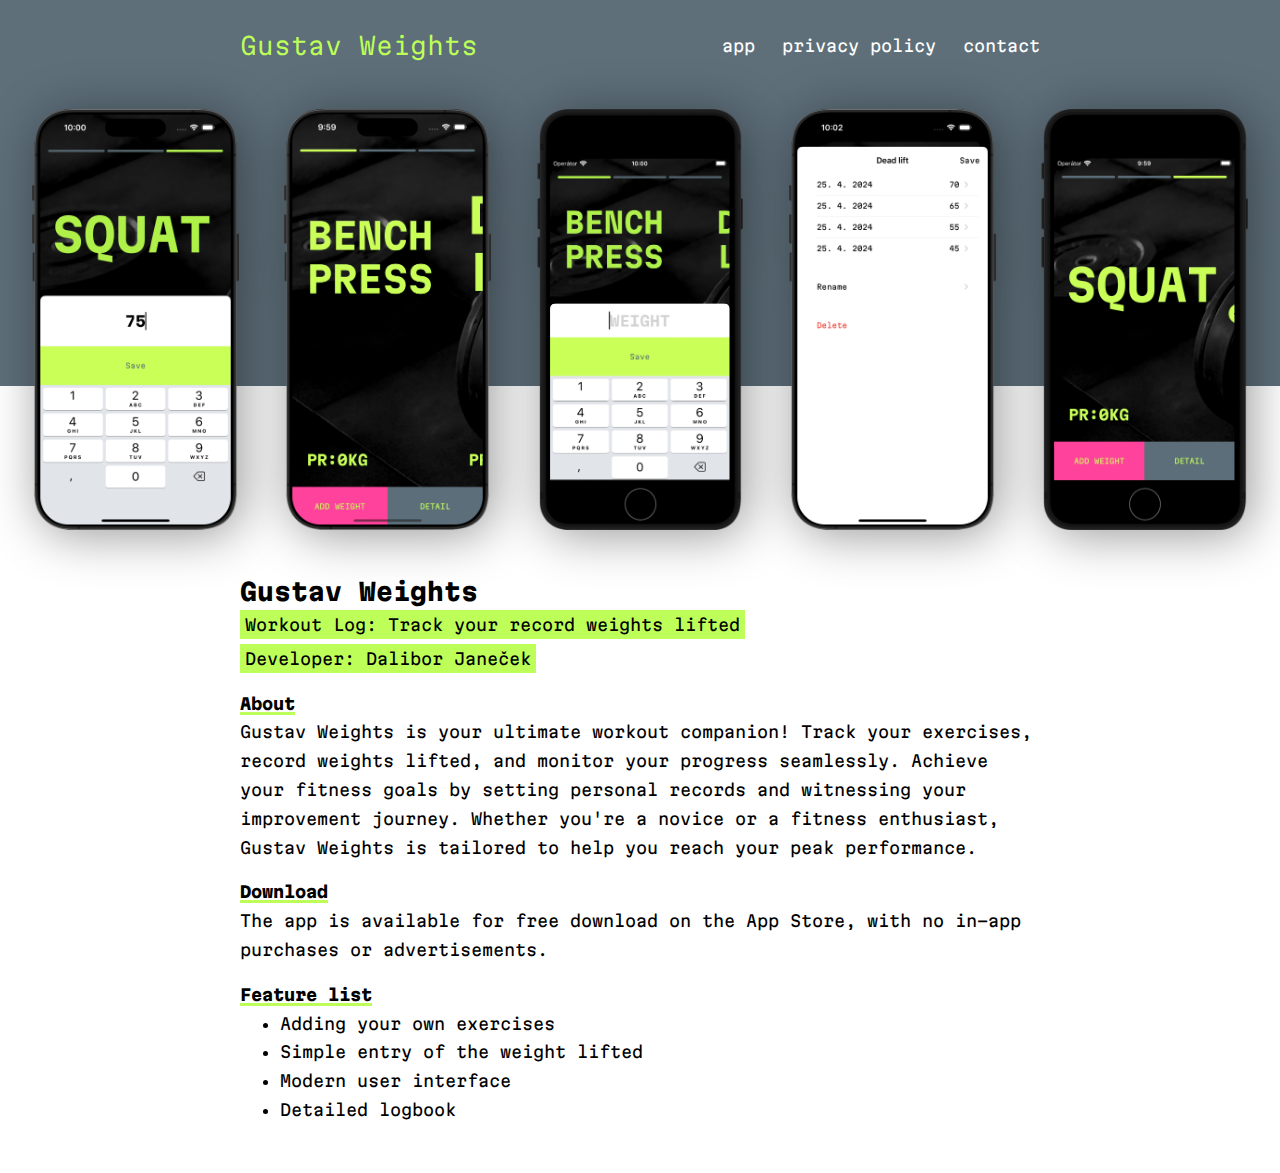
<file: docs/index.html>
<!DOCTYPE html>
<html lang="en">

<head>
    <meta charset="UTF-8">
    <link rel="preconnect" href="https://fonts.googleapis.com">
    <link rel="preconnect" href="https://fonts.gstatic.com" crossorigin>
    <link href="https://fonts.googleapis.com/css2?family=Martian+Mono:wght@100..800&display=swap" rel="stylesheet">
    <link rel="stylesheet" href="style.css">
    <meta name="viewport" content="width=device-width, initial-scale=1.0">
    <title>Gustav Weights</title>
</head>

<body>
    <div class="header">
        <div class="container">
            <section>
                <div class="menu">
                    <h1>Gustav Weights</h1>
                    <div>
                        <a href="index.html">app</a>
                        <a href="pp.html">privacy policy</a>
                        <a href="contact.html">contact</a>
                        <div>
                        </div>
            </section>
        </div>
            <div class="banner">
                <img src="ip21.png" alt="">
                <img src="ip8.png" alt="">
                <img src="se0.png" alt="">
                <img src="ip30.png" alt="">
                <img src="se20.png" alt="">
            </div>
    </div>
    <div class="container" id="after-banner">
        <!-- <a href="#en">#en</a> <a href="#cz">#cz</a> -->
        <section id="en">
            <h1>Gustav Weights</h1>
            <p><span class="highlight">Workout Log: Track your record weights lifted</span></p>
            <p><span class="highlight">Developer: Dalibor Janeček</span></p>
            <article>
                <h3>About</h3>
                Gustav Weights is your ultimate workout companion! Track your exercises, record weights lifted, and monitor your progress seamlessly. Achieve your fitness goals by setting personal records and witnessing your improvement journey. Whether you're a novice or a fitness enthusiast, Gustav Weights is tailored to help you reach your peak performance.
            </article>

            <article>
                <h3>Download</h3>


                The app is available for free download on the App Store, with no in-app purchases or advertisements.
            </article>

            <article>
                <h3>Feature list</h3>
                <ul>
                    <li>Adding your own exercises</li>
                    <li>Simple entry of the weight lifted</li>
                    <li>Modern user interface</li>
                    <li>Detailed logbook</li>
                </ul>
            </article>
        </section>
    </div>
</body>

</html>
</file>
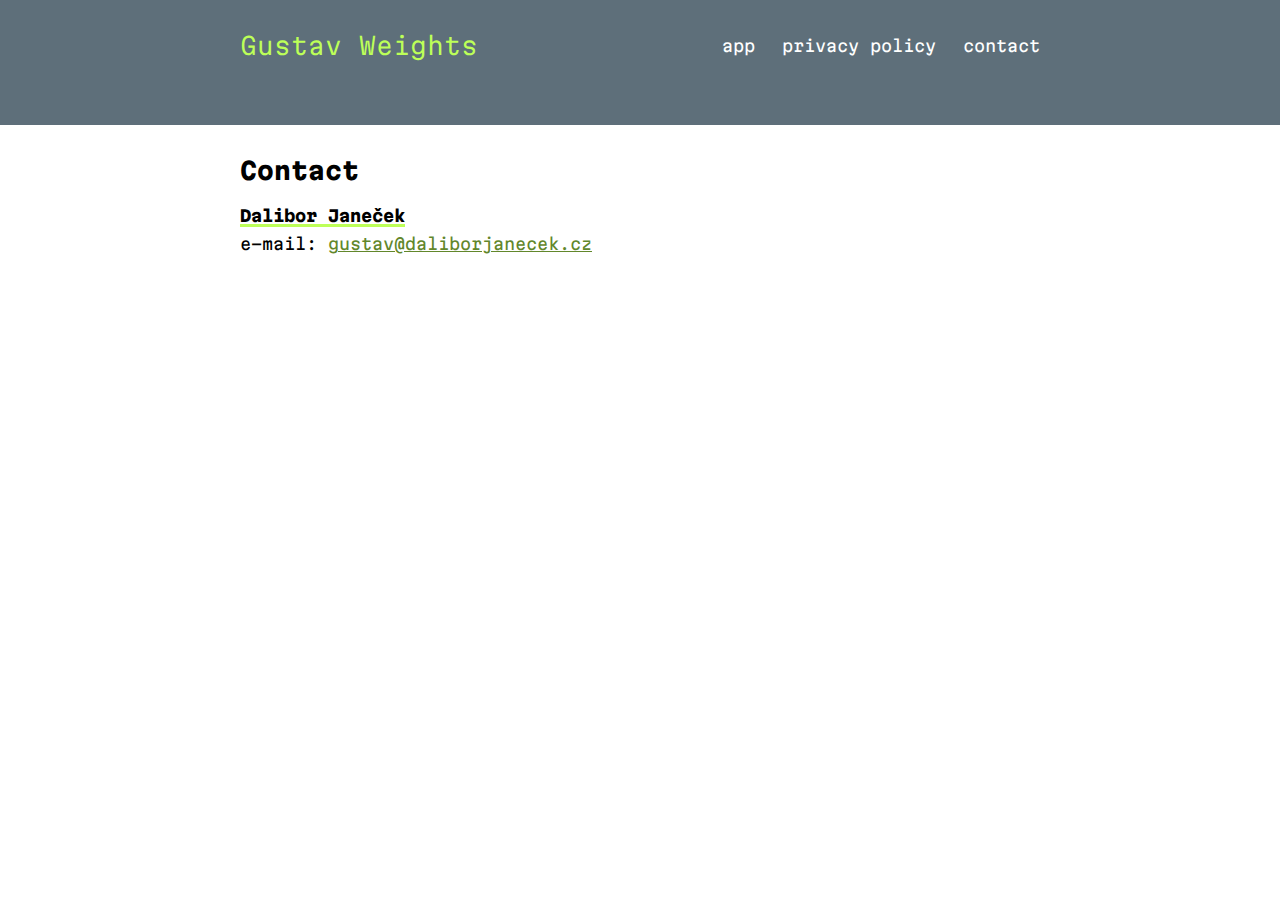
<file: docs/contact.html>
<!DOCTYPE html>
<html lang="en">
<head>
    <meta charset="UTF-8">
    <link rel="preconnect" href="https://fonts.googleapis.com">
<link rel="preconnect" href="https://fonts.gstatic.com" crossorigin>
<link href="https://fonts.googleapis.com/css2?family=Martian+Mono:wght@100..800&display=swap" rel="stylesheet">
    <link rel="stylesheet" href="style.css">
    <meta name="viewport" content="width=device-width, initial-scale=1.0">
    <title>Gustav Weights</title>
</head>
<body>
    <div class="header">
    <div class="container">
        <section>
            <div class="menu">
                <h1>Gustav Weights</h1>
                <div>
                    <a href="index.html">app</a>
                    <a href="pp.html">privacy policy</a>
                    <a href="contact.html">contact</a>
                <div>
            </div>
        </section>
    </div>
</div>
    <div class="container">
        <!-- <a href="#en">#en</a> <a href="#cz">#cz</a> -->
        <section id="en">
            <h1>Contact</h1>
            <article>
            <h3>Dalibor Janeček</h3>
                e-mail: <a href="mailto:gustav@daliborjanecek.cz">gustav@daliborjanecek.cz</a>
        </article>
        </section>
    </div>
</body>
</html>
</file>
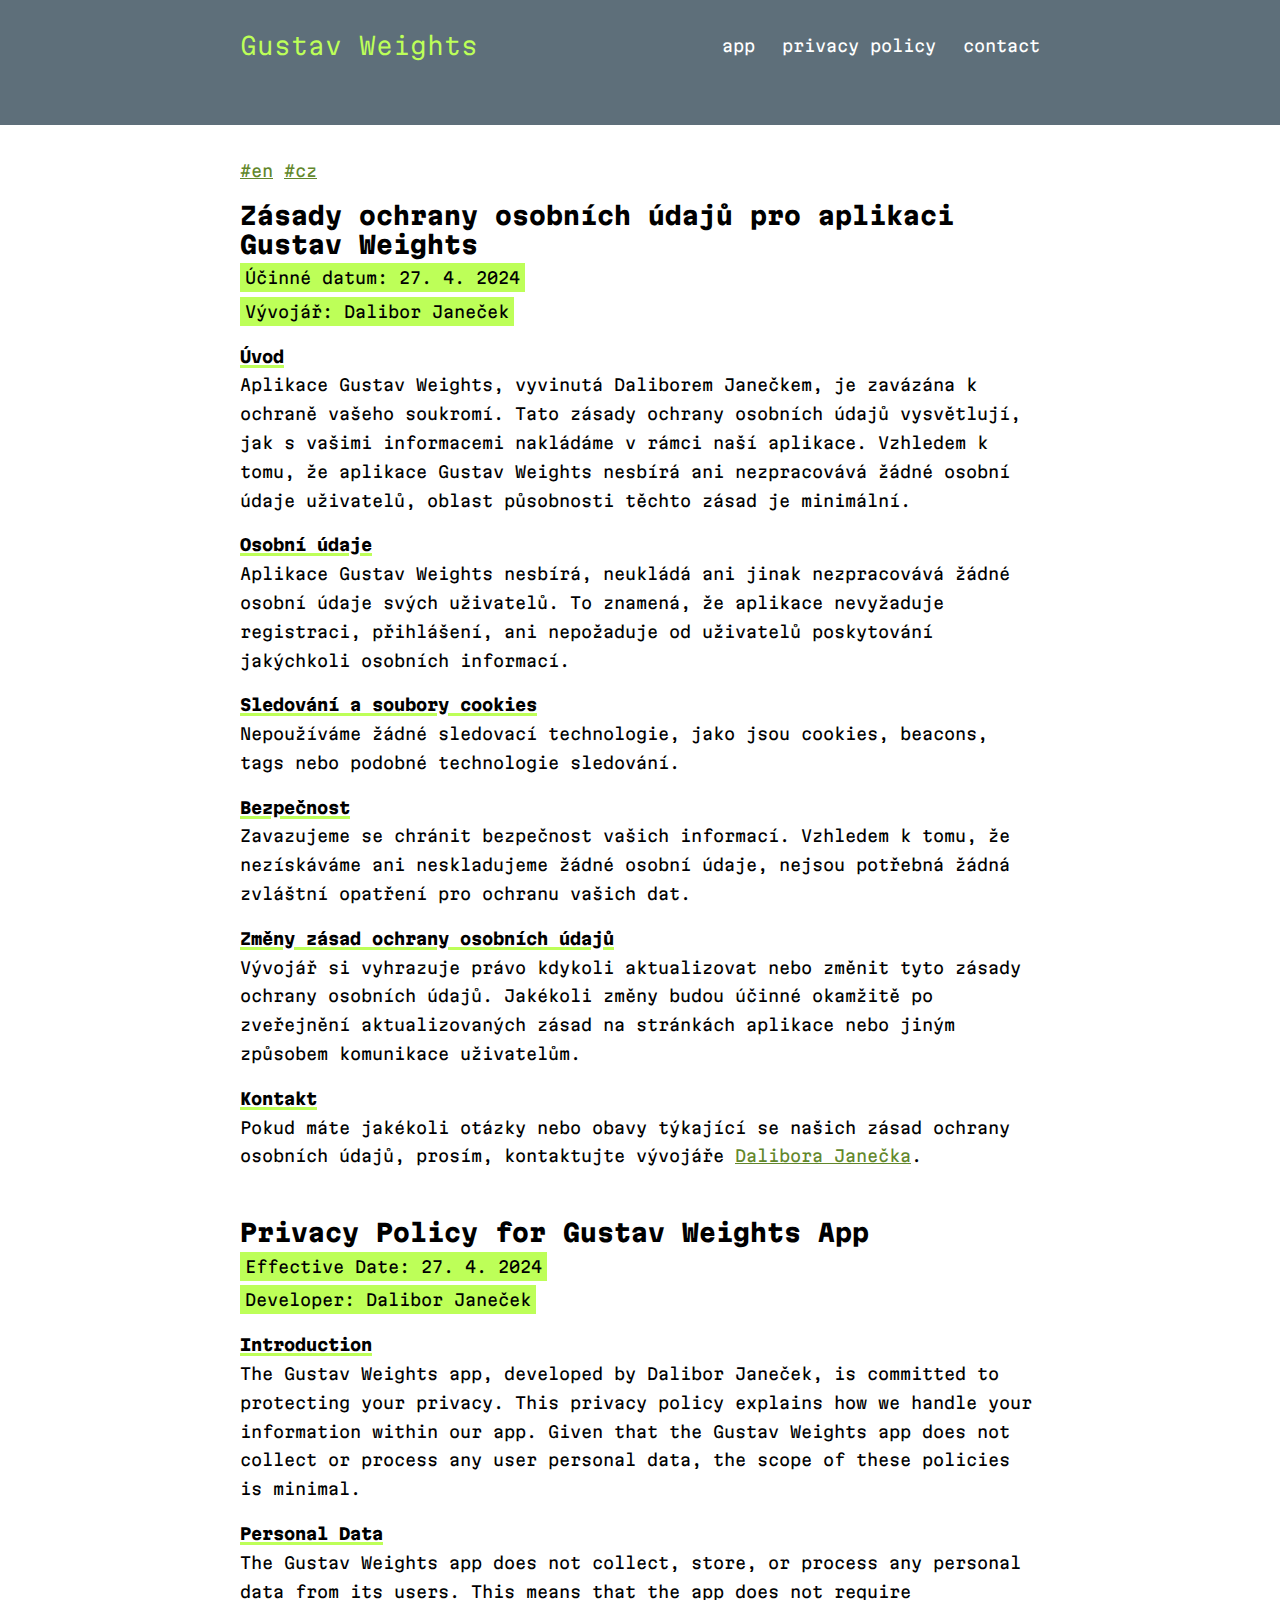
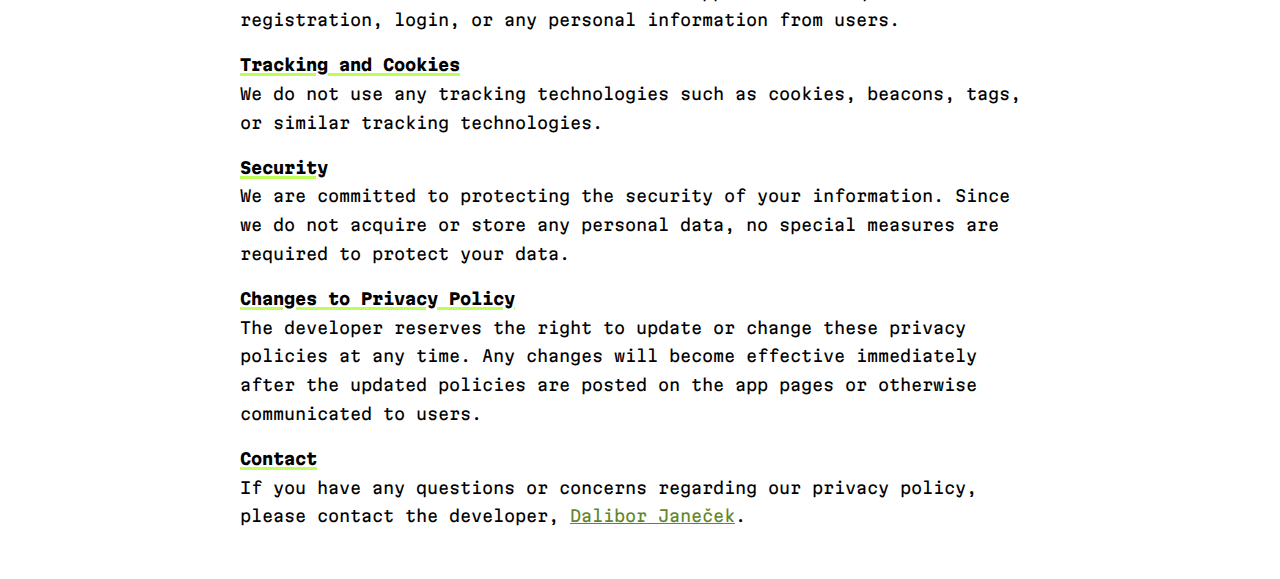
<file: docs/pp.html>
<!DOCTYPE html>
<html lang="en">
<head>
    <meta charset="UTF-8">
    <link rel="preconnect" href="https://fonts.googleapis.com">
<link rel="preconnect" href="https://fonts.gstatic.com" crossorigin>
<link href="https://fonts.googleapis.com/css2?family=Martian+Mono:wght@100..800&display=swap" rel="stylesheet">
    <link rel="stylesheet" href="style.css">
    <meta name="viewport" content="width=device-width, initial-scale=1.0">
    <title>Gustav Weights</title>
</head>
<body>
    <div class="header">
    <div class="container">
        <section>
            <div class="menu">
                <h1>Gustav Weights</h1>
                <div>
                    <a href="index.html">app</a>
                    <a href="pp.html">privacy policy</a>
                    <a href="contact.html">contact</a>
                <div>
            </div>
        </section>
    </div>
</div>
    <div class="container">
        <a href="#en">#en</a> <a href="#cz">#cz</a>
        <section id="cz">
            <h1>Zásady ochrany osobních údajů pro aplikaci Gustav Weights</h1>
            <p><span class="highlight">Účinné datum: 27. 4. 2024</span></p>
            <p><span class="highlight">Vývojář: Dalibor Janeček</span></p>
            <article>
            <h3>Úvod</h3>
            Aplikace Gustav Weights, vyvinutá Daliborem Janečkem, je zavázána k ochraně vašeho soukromí. Tato zásady ochrany osobních údajů vysvětlují, jak s vašimi informacemi nakládáme v rámci naší aplikace. Vzhledem k tomu, že aplikace Gustav Weights nesbírá ani nezpracovává žádné osobní údaje uživatelů, oblast působnosti těchto zásad je minimální.
            </article>
        
            <article>
            <h3>Osobní údaje</h3>
            Aplikace Gustav Weights nesbírá, neukládá ani jinak nezpracovává žádné osobní údaje svých uživatelů. To znamená, že aplikace nevyžaduje registraci, přihlášení, ani nepožaduje od uživatelů poskytování jakýchkoli osobních informací.
            </article>
        
            <article>
            <h3>Sledování a soubory cookies</h3>
            Nepoužíváme žádné sledovací technologie, jako jsou cookies, beacons, tags nebo podobné technologie sledování.
            </article>
        
            <article>
            <h3>Bezpečnost</h3>
            Zavazujeme se chránit bezpečnost vašich informací. Vzhledem k tomu, že nezískáváme ani neskladujeme žádné osobní údaje, nejsou potřebná žádná zvláštní opatření pro ochranu vašich dat.
            </article>
        
            <article>
            <h3>Změny zásad ochrany osobních údajů</h3>
            Vývojář si vyhrazuje právo kdykoli aktualizovat nebo změnit tyto zásady ochrany osobních údajů. Jakékoli změny budou účinné okamžitě po zveřejnění aktualizovaných zásad na stránkách aplikace nebo jiným způsobem komunikace uživatelům.
            </article>
        
            <article>
            <h3>Kontakt</h3>
            Pokud máte jakékoli otázky nebo obavy týkající se našich zásad ochrany osobních údajů, prosím, kontaktujte vývojáře <a href="mailto:gustav@daliborjanecek.cz">Dalibora Janečka</a>.
            </article>
        </section>
        
        <section id="en">
        <h1>Privacy Policy for Gustav Weights App</h1>
        
        <p><span class="highlight">Effective Date: 27. 4. 2024</span></p>
        <p><span class="highlight">Developer: Dalibor Janeček</span></p>
        <article>
            <h3>Introduction</h3>
            The Gustav Weights app, developed by Dalibor Janeček, is committed to protecting your privacy. This privacy policy explains how we handle your information within our app. Given that the Gustav Weights app does not collect or process any user personal data, the scope of these policies is minimal.
        </article>
        
        <article>
            <h3>Personal Data</h3>
            The Gustav Weights app does not collect, store, or process any personal data from its users. This means that the app does not require registration, login, or any personal information from users.
        </article>
        
        <artice>
            <h3>Tracking and Cookies</h3>
            We do not use any tracking technologies such as cookies, beacons, tags, or similar tracking technologies.
        </artice>
        
        <article>
            <h3>Security</h3>
            We are committed to protecting the security of your information. Since we do not acquire or store any personal data, no special measures are required to protect your data.
        </article>
        
        <article>
            <h3>Changes to Privacy Policy</h3>
            The developer reserves the right to update or change these privacy policies at any time. Any changes will become effective immediately after the updated policies are posted on the app pages or otherwise communicated to users.
        </article>
        
        <article>
            <h3>Contact</h3>
            If you have any questions or concerns regarding our privacy policy, please contact the developer, <a href="mailto:gustav@daliborjanecek.cz">Dalibor Janeček</a>.
        </article>
        </section>
    </div>
</body>
</html>
</file>
<file: docs/style.css>
body {
    font-family: "Martian Mono", monospace;
    line-height: 180%;
    margin: 0;
}

h1 {
    font-size: 1.5em;
}

h3 {
    font-size: 1em;
    text-decoration: underline;
    text-decoration-color: #BDFF58;
    text-decoration-thickness: 3px;
}

h1,
h3 {
    margin-bottom: 0px;
    font-weight: 800;
}

section {
    margin-bottom: 3em;
}

.highlight {
    background-color: #BDFF58;
    padding: 5px;
}

.container {
    max-width: 800px;
    margin: 0 auto;
    padding: 0 20px;
}

a {
    color: #62872b;
}

p {
    margin: .3em 0;
}

.header {
    padding: 1em 0;
    margin-bottom: 2em;
    background-color: #5E6F7A;
    color: #BDFF58;
}

.menu {
    display: flex;
    flex-wrap: wrap;
    justify-content: space-between;
    align-items: flex-end;
}

.menu h1 {
    font-weight: 300;
}

.menu a {
    padding-left: 1em;
    color: white;
    text-decoration: none;
}

ul {
    margin-top: 0;
}

.banner {
    display: flex;
    justify-content: space-between;
    margin-bottom: -10em;
    padding: 0 2em;
}

.banner img {
    width: 17%;
    -webkit-filter: drop-shadow(5px 5px 5px #666666);
    filter: drop-shadow(5px 5px 25px #00000068);
}

#after-banner {
    margin-top: 12em;
}

@media screen and (max-width: 1000px) {

    .banner {
        display: flex;
        justify-content: space-between;
        margin-bottom: -4em;
        padding: 0 2em;
    }

    #after-banner {
        margin-top: 6em;
    }
}

@media screen and (max-width: 600px) {

    .menu a {
        padding-left: 0em;
    }

    .menu {
        flex-direction: column;
        align-items: flex-start;
    }

    .banner img {
        width: 30%;
    }

    .banner img:nth-of-type(n+4) {
        display: none;
    }
}

@media screen and (max-width: 380px) {
    .banner img {
        width: 80%;
    }

    .banner img:nth-of-type(n+2) {
        display: none;
    }
}
</file>
